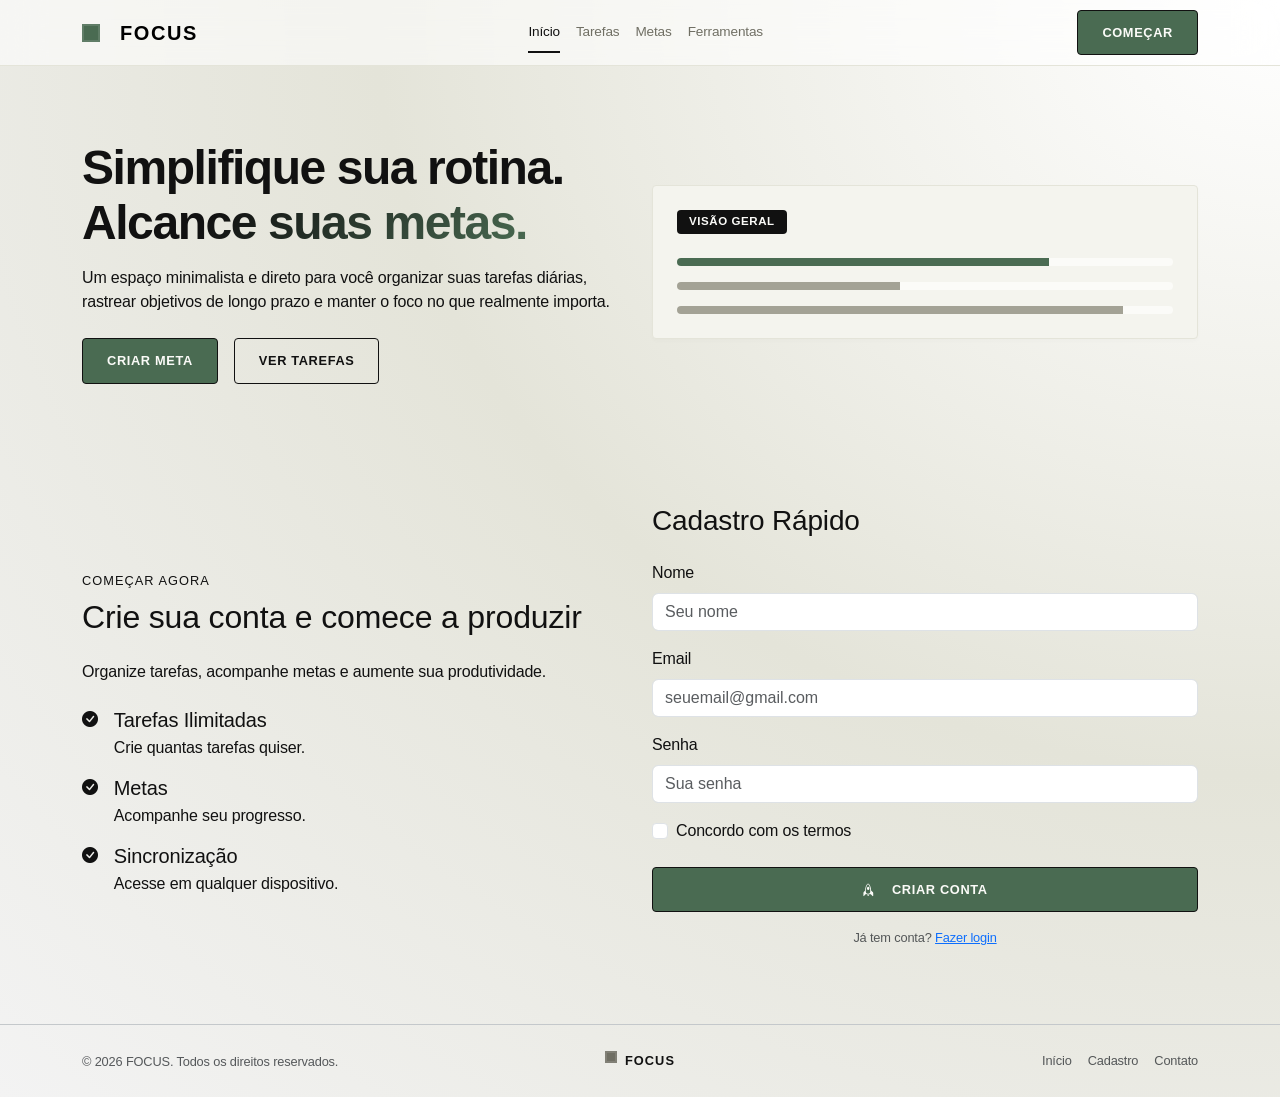
<file: index.html>
<!DOCTYPE html>
<html lang="pt-BR">

<head>
    <meta charset="UTF-8">
    <meta name="viewport" content="width=device-width, initial-scale=1.0">
    <title>Focus - Tarefas e Metas Pessoais</title>

    <link rel="preconnect" href="https://fonts.googleapis.com">
    <link rel="preconnect" href="https://fonts.gstatic.com" crossorigin>
    <link href="https://fonts.googleapis.com/css2?family=Inter:wght@400;500;600;700;800&display=swap" rel="stylesheet">

    <link href="https://cdn.jsdelivr.net/npm/bootstrap@5.3.2/dist/css/bootstrap.min.css" rel="stylesheet">

    <link href="https://cdn.jsdelivr.net/npm/bootstrap-icons@1.11.1/font/bootstrap-icons.css" rel="stylesheet">


    <link rel="stylesheet" href="./home/home.css">
</head>

<body>

    <nav class="navbar navbar-expand-lg navbar-dark fixed-top custom-navbar">
        <div class="container">
            <a class="navbar-brand d-flex align-items-center" href="#inicio">
                <div class="logo-icon me-2"></div>
                <span class="fw-bold tracking-wider text-black">FOCUS</span>
            </a>

            <button style="background-color:#4a6b52;" class="navbar-toggler border-0" type="button"
                data-bs-toggle="collapse" data-bs-target="#navbarNav">
                <span class="navbar-toggler-icon"></span>
            </button>
            <div class="collapse navbar-collapse" id="navbarNav">
                <ul class="navbar-nav mx-auto">
                    <li class="nav-item"><a class="nav-link active" href="#inicio">Início</a></li>
                    <li class="nav-item"><a class="nav-link" href="#tarefas">Tarefas</a></li>
                    <li class="nav-item"><a class="nav-link" href="#metas">Metas</a></li>
                    <li class="nav-item"><a class="nav-link" href="#ferramentas">Ferramentas</a></li>
                </ul>
                <div class="d-flex mt-3 mt-lg-0">
                    <a href="#cadastro" class="btn btn-premium btn-sm px-4 w-100 w-lg-auto">Começar</a>
                </div>
            </div>
        </div>
    </nav>
    <!-- SEÇÃO HOME -->
    <section id="inicio" class="hero-section d-flex align-items-center">
        <div class="container">
            <div class="row align-items-center gy-5">
                <div class="col-lg-6 scroll-reveal">
                    <h1 class="hero-title mb-3">Simplifique sua rotina. <br><span class="text-gradient">Alcance suas
                            metas.</span></h1>
                    <p class="hero-subtitle mb-4">Um espaço minimalista e direto para você organizar suas tarefas
                        diárias, rastrear objetivos de longo prazo e manter o foco no que realmente importa.</p>
                    <div class="d-flex gap-3">
                        <a href="#cadastro" class="btn btn-premium px-4 py-2">Criar Meta</a>
                        <a href="#tarefas" class="btn btn-outline-custom px-4 py-2">Ver Tarefas</a>
                    </div>
                </div>
                <div class="col-lg-6 scroll-reveal">
                    <div class="dashboard-preview p-4">
                        <div class="d-flex justify-content-between align-items-center mb-4">
                            <span class="badge bg-purple-soft">Visão Geral</span>
                            <div class="dots-actions d-flex gap-1">
                                <span class="dot"></span><span class="dot"></span><span class="dot"></span>
                            </div>
                        </div>
                        <div class="preview-row mb-3">
                            <div class="preview-bar visual-glow" style="width: 75%;"></div>
                        </div>
                        <div class="preview-row mb-3">
                            <div class="preview-bar" style="width: 45%;"></div>
                        </div>
                        <div class="preview-row">
                            <div class="preview-bar" style="width: 90%;"></div>
                        </div>
                    </div>
                </div>
            </div>
        </div>
    </section>
    <!-- SEÇÃO CADASTRO -->
    <section id="cadastro" class="section-spacing cadastro-section">
        <div class="container">
            <div class="row align-items-center gy-5">
                <!-- Informações -->
                <div class="col-lg-6 scroll-reveal">
                    <span class="text-uppercase tracking-wider text-cyan font-sm d-block mb-2">
                        Começar Agora
                    </span>
                    <h2 class="section-title mb-4">
                        Crie sua conta e comece a produzir
                    </h2>
                    <p class="cadastro-subtitle mb-4">
                        Organize tarefas, acompanhe metas e aumente sua produtividade.
                    </p>
                    <div class="benefits-list">
                        <div class="benefit-item d-flex gap-3 mb-3">
                            <i class="bi bi-check-circle-fill text-cyan"></i>
                            <div>
                                <h5 class="mb-1">Tarefas Ilimitadas</h5>
                                <p class="mb-0">Crie quantas tarefas quiser.</p>
                            </div>
                        </div>
                        <div class="benefit-item d-flex gap-3 mb-3">
                            <i class="bi bi-check-circle-fill text-purple"></i>
                            <div>
                                <h5 class="mb-1">Metas</h5>
                                <p class="mb-0">Acompanhe seu progresso.</p>
                            </div>
                        </div>
                        <div class="benefit-item d-flex gap-3">
                            <i class="bi bi-check-circle-fill text-cyan"></i>
                            <div>
                                <h5 class="mb-1">Sincronização</h5>
                                <p class="mb-0">Acesse em qualquer dispositivo.</p>
                            </div>
                        </div>
                    </div>
                </div>
                <!-- Formulário -->
                <div class="col-lg-6 scroll-reveal">
                    <div class="cadastro-form-container">
                        <div class="cadastro-form">
                            <h3 class="form-title mb-4">
                                Cadastro Rápido
                            </h3>
                            <div class="form-group mb-3">
                                <label class="form-label">Nome</label>
                                <input type="text" class="form-control form-control-custom" id="name"
                                    placeholder="Seu nome">
                            </div>
                            <div class="form-group mb-3">
                                <label class="form-label">Email</label>
                                <input type="email" class="form-control form-control-custom" id="email"
                                    placeholder="seuemail@gmail.com">
                            </div>
                            <div class="form-group mb-3">
                                <label class="form-label">Senha</label>
                                <div class="input-group">
                                    <input style="color: white;" type="password"
                                        class="form-control form-control-custom" id="senha" placeholder="Sua senha">
                                </div>
                            </div>
                            <div class="form-check mb-4">
                                <input class="form-check-input" type="checkbox">

                                <label class="form-check-label">
                                    Concordo com os termos
                                </label>
                            </div>
                            <button onclick="cadastrar()" class="btn btn-premium w-100 py-2 mb-3">
                                <i class="bi bi-rocket me-2"></i>
                                Criar Conta
                            </button>
                            <p class="text-center text-muted font-sm">
                                Já tem conta?
                                <a href="./pages/login.html" class="link-highlight">
                                    Fazer login
                                </a>
                            </p>
                        </div>
                    </div>
                </div>
            </div>
        </div>
    </section>

    <!-- RODAPÉ -->
    <footer class="py-4 border-top border-secondary-subtle">
        <div class="container">
            <div class="row align-items-center gy-3">
                <div class="col-md-4 text-center text-md-start">
                    <span class="font-sm text-muted">&copy; 2026 FOCUS. Todos os direitos reservados.</span>
                </div>
                <div class="col-md-4 text-center">
                    <div class="d-flex justify-content-center gap-2">
                        <div class="logo-icon logo-sm"></div>
                        <span class="fw-bold font-sm tracking-wider">FOCUS</span>
                    </div>
                </div>
                <div class="col-md-4 text-center text-md-end">
                    <div class="footer-links d-flex justify-content-center justify-content-md-end gap-3">
                        <a href="#inicio" class="font-sm text-muted text-decoration-none">Início</a>
                        <a href="#cadastro" class="font-sm text-muted text-decoration-none">Cadastro</a>
                        <a href="#contato" class="font-sm text-muted text-decoration-none">Contato</a>
                    </div>
                </div>
            </div>
        </div>
    </footer>
    <!-- ALERTA -->
    <div style="display: none;" class="custom-alert alert-success-custom" id="alertBox">

        <div class="d-flex align-items-center gap-3">
            <i class="bi bi-check-circle-fill"></i>

            <div>
                <h6 class="mb-1">Conta criada com sucesso.</h6>
                <p class="mb-0">Vamos te direcionar para o login principal!</p>
            </div>
        </div>

        <button class="btn-close-alert" onclick="fecharAlert()">
            <i class="bi bi-x-lg"></i>
        </button>

    </div>

    <!-- ALERTA ERRO -->
    <div style="display: none;" class="custom-alert alert-error-custom" id="alertErro">

        <div class="d-flex align-items-center gap-3">
            <i class="bi bi-x-circle-fill"></i>

            <div>
                <h6 class="mb-1">Erro</h6>
                <p class="mb-0">Preencha todas as Informações por gentileza.
                </p>
            </div>
        </div>

        <button class="btn-close-alert" onclick="fecharErro()">
            <i class="bi bi-x-lg"></i>
        </button>

    </div>
    <script src="https://cdn.jsdelivr.net/npm/bootstrap@5.3.2/dist/js/bootstrap.bundle.min.js"></script>
    <script src="script.js"></script>

</body>

</html>
</file>
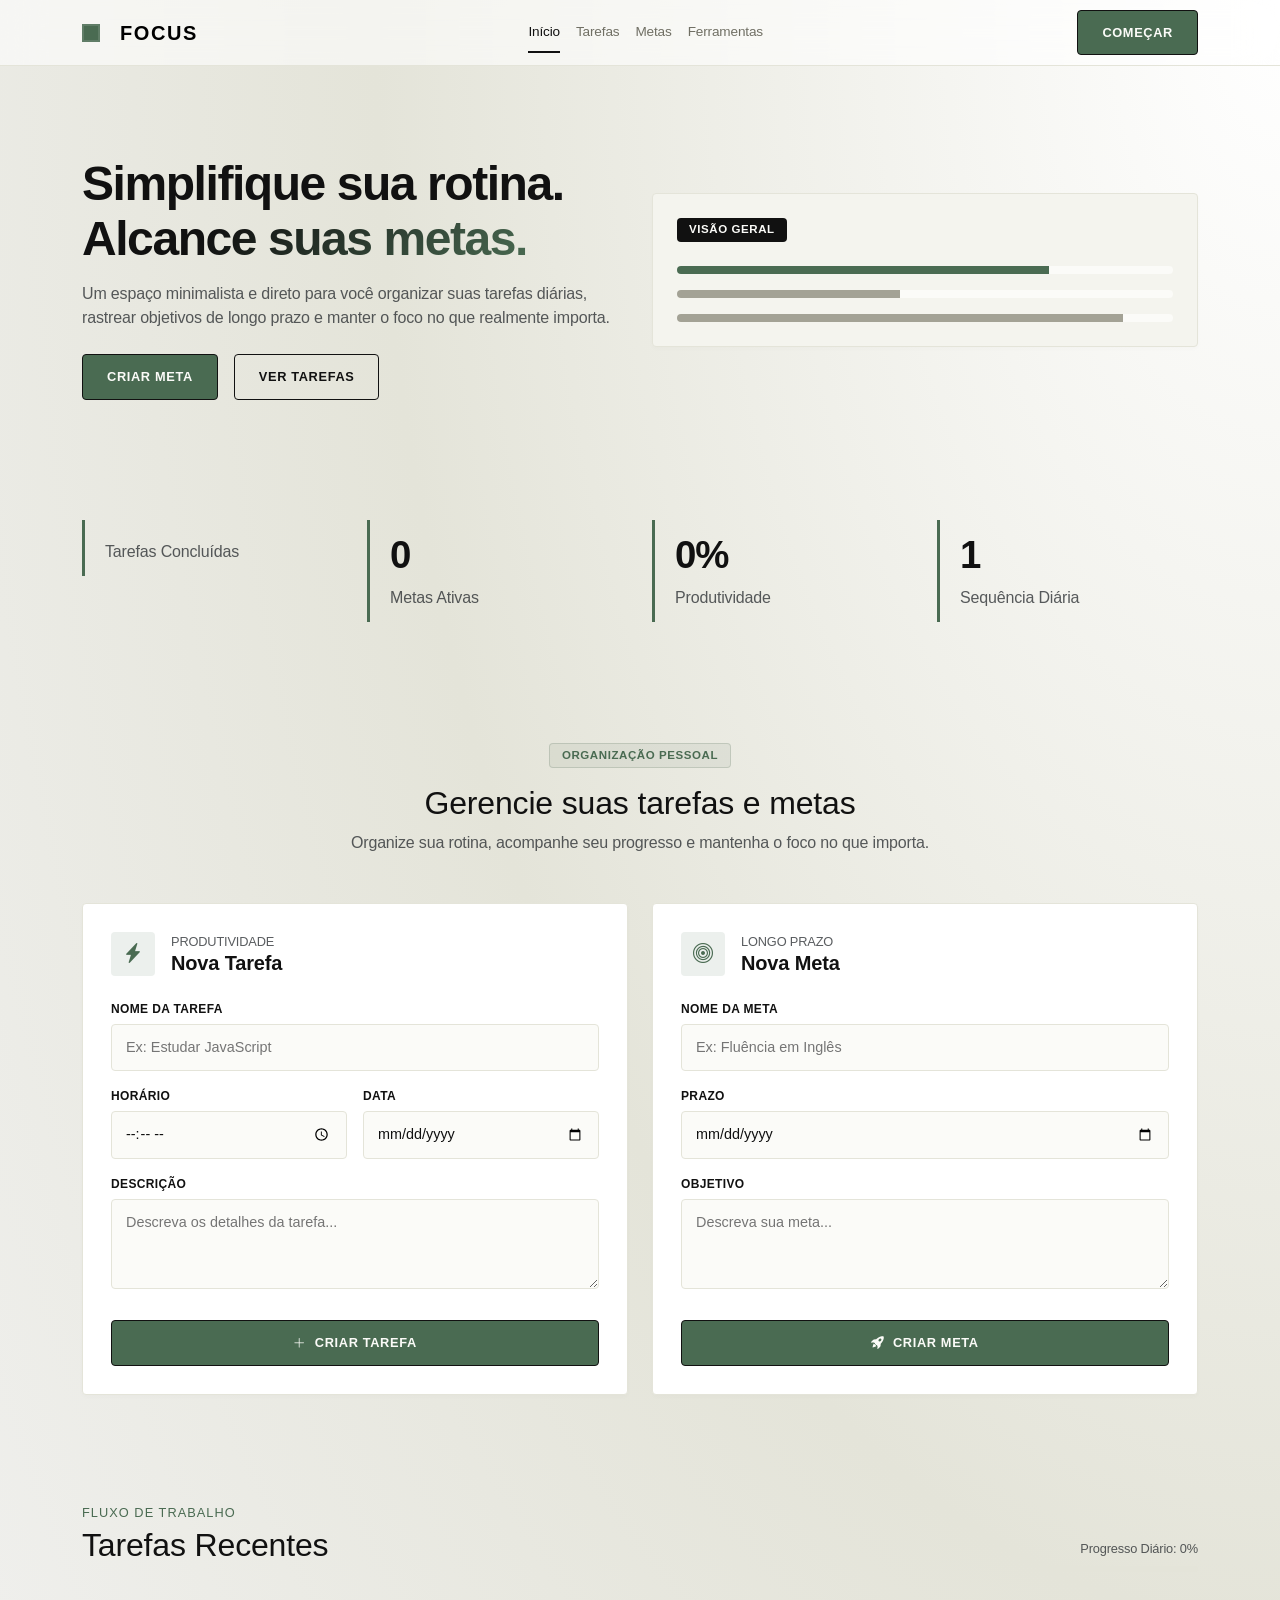
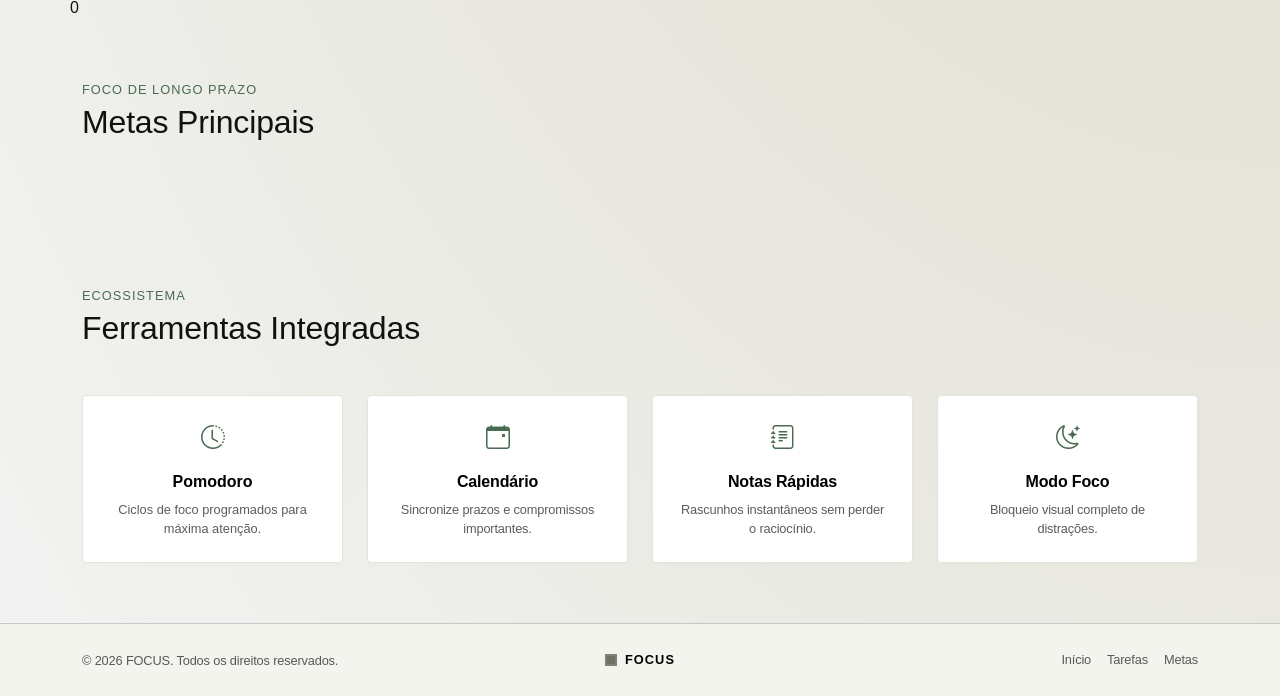
<file: home/home.html>
<!DOCTYPE html>
<html lang="pt-BR">

<head>
    <meta charset="UTF-8">
    <meta name="viewport" content="width=device-width, initial-scale=1.0">
    <title>Focus - Tarefas e Metas Pessoais</title>

    <link rel="preconnect" href="https://fonts.googleapis.com">
    <link rel="preconnect" href="https://fonts.gstatic.com" crossorigin>
    <link href="https://fonts.googleapis.com/css2?family=Inter:wght@400;500;600;700;800&display=swap" rel="stylesheet">

    <link href="https://cdn.jsdelivr.net/npm/bootstrap@5.3.2/dist/css/bootstrap.min.css" rel="stylesheet">
    <link rel="stylesheet" href="https://cdnjs.cloudflare.com/ajax/libs/font-awesome/6.5.1/css/all.min.css">
    <link href="https://cdn.jsdelivr.net/npm/bootstrap-icons@1.11.1/font/bootstrap-icons.css" rel="stylesheet">

    <link rel="stylesheet" href="home.css">
</head>

<body>

    <nav class="navbar navbar-expand-lg navbar-dark fixed-top custom-navbar">
        <div class="container">
            <a class="navbar-brand" href="#inicio">
                <div class="logo-icon me-2"></div>
                <span class="fw-bold tracking-wider text-black">FOCUS</span>
            </a>
            <button class="navbar-toggler border-0" type="button" data-bs-toggle="collapse" data-bs-target="#navbarNav"
                style="background-color: var(--brand-moss);">
                <span class="navbar-toggler-icon"></span>
            </button>
            <div class="collapse navbar-collapse" id="navbarNav">
                <ul class="navbar-nav mx-auto">
                    <li class="nav-item"><a class="nav-link active" href="#inicio">Início</a></li>
                    <li class="nav-item"><a class="nav-link" href="#tarefas">Tarefas</a></li>
                    <li class="nav-item"><a class="nav-link" href="#metasSection">Metas</a></li>
                    <li class="nav-item"><a class="nav-link" href="#ferramentas">Ferramentas</a></li>
                </ul>
                <div class="d-flex mt-3 mt-lg-0">
                    <a href="#tarefas" class="btn btn-premium btn-sm px-4 w-100 w-lg-auto">Começar</a>
                </div>
            </div>
        </div>
    </nav>

    <section id="inicio" class="hero-section d-flex align-items-center">
        <div class="container">
            <div class="row align-items-center gy-5">
                <div class="col-lg-6 scroll-reveal">
                    <p class="welcome-message mb-3 id=" welcomeMessage"
                        style="font-size: 1.1rem; color: var(--brand-moss); font-weight: 500;"></p>
                    <h1 class="hero-title mb-3" id="heroTitle">Simplifique sua rotina. <br><span
                            class="text-gradient">Alcance suas metas.</span></h1>
                    <p class="hero-subtitle mb-4 text-muted">Um espaço minimalista e direto para você organizar suas
                        tarefas diárias, rastrear objetivos de longo prazo e manter o foco no que realmente importa.</p>
                    <div class="d-flex gap-3">
                        <a href="#metasSection" class="btn btn-premium px-4 py-2">Criar Meta</a>
                        <a href="#tarefas" class="btn btn-outline-custom px-4 py-2">Ver Tarefas</a>
                    </div>
                </div>
                <div class="col-lg-6 scroll-reveal">
                    <div class="dashboard-preview p-4">
                        <div class="d-flex justify-content-between align-items-center mb-4">
                            <span class="badge bg-purple-soft">Visão Geral</span>
                            <div class="dots-actions d-flex gap-1">
                                <span class="dot"></span><span class="dot"></span><span class="dot"></span>
                            </div>
                        </div>
                        <div class="preview-row mb-3">
                            <div class="preview-bar visual-glow" style="width: 75%;"></div>
                        </div>
                        <div class="preview-row mb-3">
                            <div class="preview-bar" style="width: 45%;"></div>
                        </div>
                        <div class="preview-row">
                            <div class="preview-bar" style="width: 90%;"></div>
                        </div>
                    </div>
                </div>
            </div>
        </div>
    </section>

    <section class="section-spacing">
        <div class="container">
            <div class="row g-4">
                <div class="col-6 col-md-3 scroll-reveal">
                    <div class="stat-card p-4">
                        <h3 class="stat-number text-gradient" id="TarefasConcluidas">0</h3>
                        <p class="stat-label mb-0 text-muted">Tarefas Concluídas</p>
                    </div>
                </div>
                <div class="col-6 col-md-3 scroll-reveal">
                    <div class="stat-card p-4">
                        <h3 class="stat-number text-gradient" id="Metas">0</h3>
                        <p class="stat-label mb-0 text-muted">Metas Ativas</p>
                    </div>
                </div>
                <div class="col-6 col-md-3 scroll-reveal">
                    <div class="stat-card p-4">
                        <h3 class="stat-number text-gradient" id="Produtividade">0%</h3>
                        <p class="stat-label mb-0 text-muted">Produtividade</p>
                    </div>
                </div>
                <div class="col-6 col-md-3 scroll-reveal">
                    <div class="stat-card p-4">
                        <h3 class="stat-number text-gradient" id="SequenciaDiaria">0</h3>
                        <p class="stat-label mb-0 text-muted">Sequência Diária</p>
                    </div>
                </div>
            </div>
        </div>
    </section>

    <section id="tarefas" class="section-spacing">
        <div class="container">
            <div class="text-center mb-5 scroll-reveal">
                <span class="badge rounded-pill custom-badge px-4 py-2 mb-3">ORGANIZAÇÃO PESSOAL</span>
                <h2 class="section-title">Gerencie suas tarefas e metas</h2>
                <p class="section-subtitle text-muted">Organize sua rotina, acompanhe seu progresso e mantenha o foco no
                    que importa.</p>
            </div>

            <div class="row g-4 align-items-stretch">
                <div class="col-lg-6 scroll-reveal">
                    <div class="modern-form-card task-card h-100">
                        <div class="form-header d-flex gap-3 align-items-center">
                            <div class="form-icon"><i class="bi bi-lightning-charge-fill"></i></div>
                            <div>
                                <span class="form-mini-text text-muted font-sm d-block">PRODUTIVIDADE</span>
                                <h3 class="modern-form-title m-0 h5 fw-bold">Nova Tarefa</h3>
                            </div>
                        </div>
                        <div class="mt-4">
                            <div class="mb-3">
                                <label class="form-label-modern">Nome da tarefa</label>
                                <input type="text" class="modern-input w-100" id="nomeT"
                                    placeholder="Ex: Estudar JavaScript" autocomplete="off">
                            </div>
                            <div class="row g-3">
                                <div class="col-md-6">
                                    <label class="form-label-modern">Horário</label>
                                    <input type="time" class="modern-input w-100" id="horaT">
                                </div>
                                <div class="col-md-6">
                                    <label class="form-label-modern">Data</label>
                                    <input type="date" class="modern-input w-100" id="dataT">
                                </div>
                            </div>
                            <div class="mt-3">
                                <label class="form-label-modern">Descrição</label>
                                <textarea class="modern-input w-100" id="bioT" rows="3"
                                    placeholder="Descreva os detalhes da tarefa..."></textarea>
                            </div>
                            <button onclick="criarTarefa()" class="btn-premium mt-4 w-100">
                                <i class="bi bi-plus-lg"></i> Criar Tarefa
                            </button>
                        </div>
                    </div>
                </div>

                <div class="col-lg-6 scroll-reveal">
                    <div class="modern-form-card goal-card h-100">
                        <div class="form-header d-flex gap-3 align-items-center">
                            <div class="form-icon"><i class="bi bi-bullseye"></i></div>
                            <div>
                                <span class="form-mini-text text-muted font-sm d-block">LONGO PRAZO</span>
                                <h3 class="modern-form-title m-0 h5 fw-bold">Nova Meta</h3>
                            </div>
                        </div>
                        <div class="mt-4">
                            <div class="mb-3">
                                <label class="form-label-modern">Nome da meta</label>
                                <input type="text" class="modern-input w-100" id="metasName"
                                    placeholder="Ex: Fluência em Inglês" autocomplete="off">
                            </div>
                            <div class="mb-3">
                                <label class="form-label-modern">Prazo</label>
                                <input type="date" class="modern-input w-100" id="metaTemp">
                            </div>
                            <div>
                                <label class="form-label-modern">Objetivo</label>
                                <textarea class="modern-input w-100" id="metasObjective" rows="3"
                                    placeholder="Descreva sua meta..."></textarea>
                            </div>
                            <button onclick="criarMeta()" class="btn-premium mt-4 w-100">
                                <i class="bi bi-rocket-takeoff-fill"></i> Criar Meta
                            </button>
                        </div>
                    </div>
                </div>
            </div>
        </div>
    </section>

    <div class="container mt-5">
        <div class="d-flex justify-content-between align-items-end mb-5 scroll-reveal">
            <div>
                <span class="text-uppercase tracking-wider font-sm d-block" style="color: var(--brand-moss);">Fluxo de
                    Trabalho</span>
                <h2 class="section-title mt-1" id="recentTasksTitle">Tarefas Recentes</h2>
                <p class="task-section-message mt-2 mb-0 text-muted" id="taskSectionMessage"
                    style="font-size: 0.95rem;"></p>
            </div>
            <div class="progress-container text-end d-none d-sm-block">
                <span class="font-sm text-muted mb-2 d-block" id="dailyProgressText">Progresso Diário: 0%</span>
                <div class="progress custom-progress" style="width: 150px; height: 6px;">
                    <div class="progress-bar custom-bg-cyan" role="progressbar" id="dailyProgressBar" style="width: 0%">
                    </div>
                </div>
            </div>
        </div>

        <div class="row g-4" id="tasksR"></div>
    </div>

    <section id="metasSection" class="section-spacing">
        <div class="container">
            <div class="mb-5 scroll-reveal">
                <span class="text-uppercase tracking-wider font-sm d-block" style="color: var(--brand-moss);">Foco de
                    Longo Prazo</span>
                <h2 class="section-title mt-1" id="goalsTitle">Metas Principais</h2>
                <p class="goals-message mt-2 mb-0 text-muted" id="goalsMessage" style="font-size: 0.95rem;"></p>
            </div>

            <div class="row g-4" id="metasContainer"></div>
        </div>
    </section>

    <section id="ferramentas" class="section-spacing">
        <div class="container">
            <div class="mb-5 scroll-reveal">
                <span class="text-uppercase tracking-wider font-sm d-block"
                    style="color: var(--brand-moss);">Ecossistema</span>
                <h2 class="section-title mt-1">Ferramentas Integradas</h2>
            </div>

            <div class="row g-4">
                <div class="col-md-6 col-lg-3 scroll-reveal">
                    <button onclick="openMetodPomodoro()" class="tool-card p-4 text-center btn border-0 w-100 h-100">
                        <div class="tool-icon mb-3 mx-auto" style="color: var(--brand-moss); font-size: 1.5rem;">
                            <i class="bi bi-clock-history"></i>
                        </div>
                        <h5 class="text-black h6 fw-bold">Pomodoro</h5>
                        <p class="text-muted font-sm mb-0">Ciclos de foco programados para máxima atenção.</p>
                    </button>
                </div>
                <div class="col-md-6 col-lg-3 scroll-reveal">
                    <div class="tool-card p-4 text-center h-100">
                        <div class="tool-icon mb-3 mx-auto" style="color: var(--brand-moss); font-size: 1.5rem;">
                            <i class="bi bi-calendar-event"></i>
                        </div>
                        <h5 class="text-black h6 fw-bold">Calendário</h5>
                        <p class="text-muted font-sm mb-0">Sincronize prazos e compromissos importantes.</p>
                    </div>
                </div>
                <div class="col-md-6 col-lg-3 scroll-reveal">
                    <div class="tool-card p-4 text-center h-100">
                        <div class="tool-icon mb-3 mx-auto" style="color: var(--brand-moss); font-size: 1.5rem;">
                            <i class="bi bi-journal-text"></i>
                        </div>
                        <h5 class="text-black h6 fw-bold">Notas Rápidas</h5>
                        <p class="text-muted font-sm mb-0">Rascunhos instantâneos sem perder o raciocínio.</p>
                    </div>
                </div>
                <div class="col-md-6 col-lg-3 scroll-reveal">
                    <div class="tool-card p-4 text-center h-100">
                        <div class="tool-icon mb-3 mx-auto" style="color: var(--brand-moss); font-size: 1.5rem;">
                            <i class="bi bi-moon-stars"></i>
                        </div>
                        <h5 class="text-black h6 fw-bold">Modo Foco</h5>
                        <p class="text-muted font-sm mb-0">Bloqueio visual completo de distrações.</p>
                    </div>
                </div>
            </div>
        </div>
    </section>

    <div style="display: none;" class="custom-alert alert-success-custom" id="alertBox">
        <div class="d-flex align-items-center gap-3">
            <i class="bi bi-check-circle-fill" style="color: var(--brand-moss);"></i>
            <div>
                <h6 class="mb-1">Ação realizada com sucesso!</h6>
                <p class="mb-0">Seu painel foi atualizado.</p>
            </div>
        </div>
        <button class="btn-close-alert" onclick="fecharAlert()">
            <i class="bi bi-x-lg"></i>
        </button>
    </div>

    <div style="display: none;" class="custom-alert alert-error-custom" id="alertErro">
        <div class="d-flex align-items-center gap-3">
            <i class="bi bi-x-circle-fill" style="color: #a74a4a;"></i>
            <div>
                <h6 class="mb-1">Campos inválidos.</h6>
                <p class="mb-0">Preencha todas as informações. Tente novamente.</p>
            </div>
        </div>
        <button class="btn-close-alert" onclick="fecharErro()">
            <i class="bi bi-x-lg"></i>
        </button>
    </div>

    <div style="display: none;" class="pomodoro-popup" id="pomodoroPopup">
        <div class="pomodoro-popup__icon mb-2" style="font-size: 1.5rem; color: var(--brand-moss);">
            <i class="fa-solid fa-clock"></i>
        </div>
        <div class="pomodoro-popup__content">
            <span class="pomodoro-popup__label">MÉTODO POMODORO</span>
            <h3 class="pomodoro-popup__title h5 fw-bold mt-2">Hora de focar</h3>
            <p class="pomodoro-popup__timer" id="pomodoroTimer">25:00</p>
            <div class="pomodoro-popup__actions">
                <button class="pomodoro-btn start-btn" onclick="startMetod()">
                    <i class="fa-solid fa-play"></i> Começar
                </button>
            </div>
        </div>
        <button class="pomodoro-popup__close" onclick="closeMetodPomodoro()">
            <i class="fa-solid fa-xmark"></i>
        </button>
    </div>

    <div id="mobileNavLinks"></div>

    <footer class="py-4 border-top border-secondary-subtle" style="background-color: var(--bg-card);">
        <div class="container">
            <div class="row align-items-center gy-3">
                <div class="col-md-4 text-center text-md-start">
                    <span class="font-sm text-muted">&copy; 2026 FOCUS. Todos os direitos reservados.</span>
                </div>
                <div class="col-md-4 text-center">
                    <div class="d-flex justify-content-center gap-2 align-items-center">
                        <div class="logo-icon logo-sm"></div>
                        <span class="fw-bold font-sm tracking-wider text-black">FOCUS</span>
                    </div>
                </div>
                <div class="col-md-4 text-center text-md-end">
                    <div class="footer-links d-flex justify-content-center justify-content-md-end gap-3">
                        <a href="#inicio" class="font-sm text-muted text-decoration-none">Início</a>
                        <a href="#tarefas" class="font-sm text-muted text-decoration-none">Tarefas</a>
                        <a href="#metasSection" class="font-sm text-muted text-decoration-none">Metas</a>
                    </div>
                </div>
            </div>
        </div>
    </footer>

    <script src="https://cdn.jsdelivr.net/npm/bootstrap@5.3.2/dist/js/bootstrap.bundle.min.js"></script>
    <script src="home.js"></script>
</body>

</html>
</file>
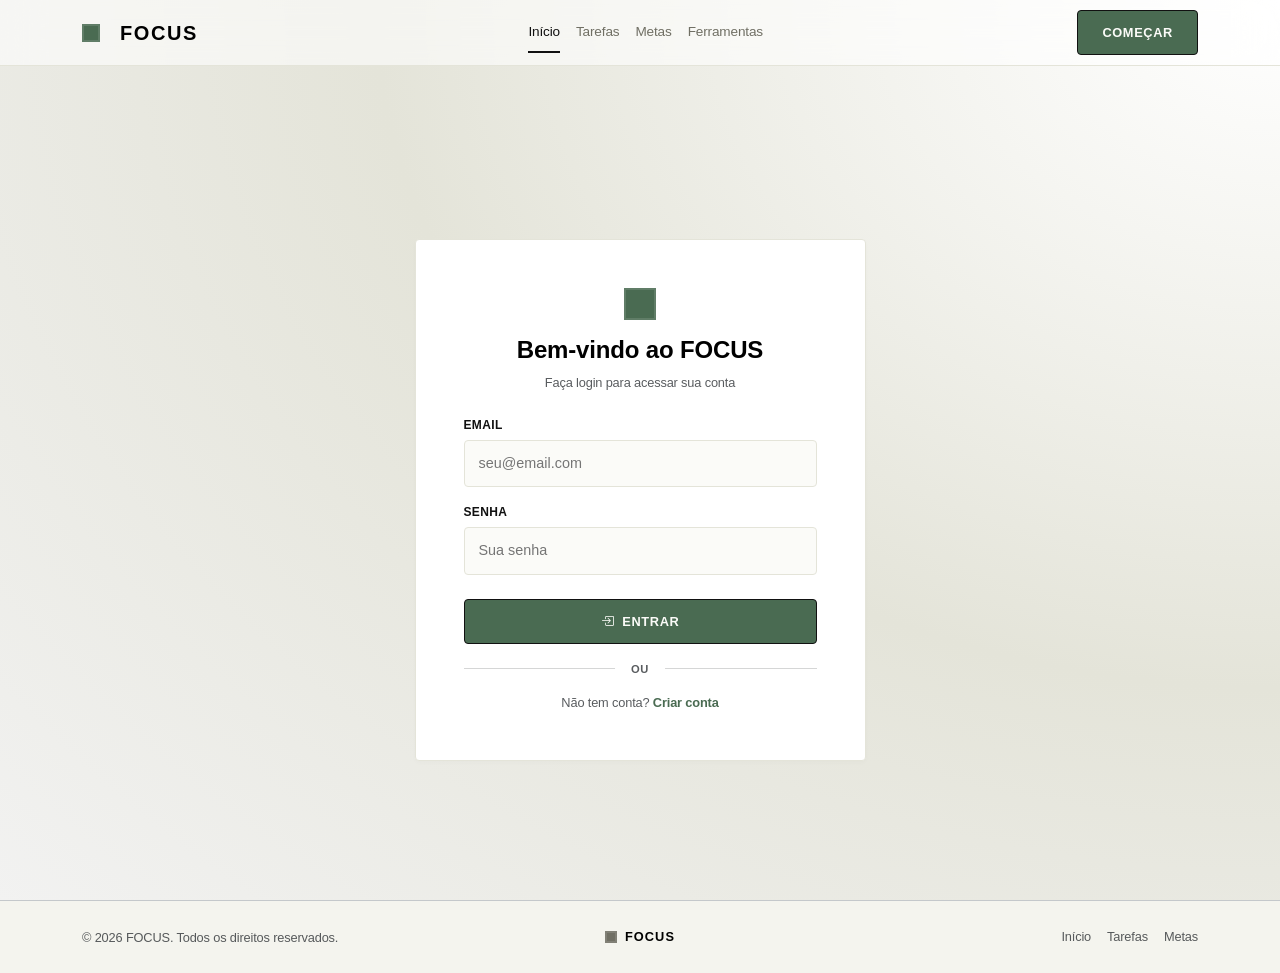
<file: pages/login.html>
<!DOCTYPE html>
<html lang="pt-BR">

<head>
    <meta charset="UTF-8">
    <meta name="viewport" content="width=device-width, initial-scale=1.0">
    <title>Login - Focus</title>

    <link rel="preconnect" href="https://fonts.googleapis.com">
    <link rel="preconnect" href="https://fonts.gstatic.com" crossorigin>
    <link href="https://fonts.googleapis.com/css2?family=Inter:wght@400;500;600;700;800&display=swap" rel="stylesheet">

    <link href="https://cdn.jsdelivr.net/npm/bootstrap@5.3.2/dist/css/bootstrap.min.css" rel="stylesheet">
    <link href="https://cdn.jsdelivr.net/npm/bootstrap-icons@1.11.1/font/bootstrap-icons.css" rel="stylesheet">

    <link rel="stylesheet" href="../css/login.css">
    <link rel="stylesheet" href="../home/home.css">
</head>

<body>

    <nav class="navbar navbar-expand-lg navbar-dark fixed-top custom-navbar">
        <div class="container">
            <a class="navbar-brand d-flex align-items-center" href="#inicio">
                <div class="logo-icon me-2"></div>
                <span class="fw-bold tracking-wider text-black">FOCUS</span>
            </a>
            <button class="navbar-toggler border-0" type="button" data-bs-toggle="collapse" data-bs-target="#navbarNav"
                style="background-color: var(--brand-moss);">
                <span class="navbar-toggler-icon"></span>
            </button>
            <div class="collapse navbar-collapse" id="navbarNav">
                <ul class="navbar-nav mx-auto">
                    <li class="nav-item"><a class="nav-link active" href="#inicio">Início</a></li>
                    <li class="nav-item"><a class="nav-link" href="#tarefas">Tarefas</a></li>
                    <li class="nav-item"><a class="nav-link" href="#metas">Metas</a></li>
                    <li class="nav-item"><a class="nav-link" href="#ferramentas">Ferramentas</a></li>
                </ul>
                <div class="d-flex mt-3 mt-lg-0">
                    <a href="#tarefas" class="btn btn-premium btn-sm px-4 w-100 w-lg-auto">Começar</a>
                </div>
            </div>
        </div>
    </nav>

    <section class="login-section d-flex align-items-center justify-content-center"
        style="min-height: calc(100vh - 100px); padding: 40px 0;">
        <div class="container">
            <div class="row justify-content-center">
                <div class="col-lg-5 col-md-7 col-sm-10">
                    <div class="scroll-reveal visible">
                        <div class="modern-form-card p-4 p-sm-5">
                            <div class="login-form">

                                <div class="text-center mb-4">
                                    <div class="logo-icon mb-3 mx-auto" style="width: 32px; height: 32px;"></div>
                                    <h2 class="h4 fw-bold mb-2 text-black">Bem-vindo ao FOCUS</h2>
                                    <p class="text-muted font-sm mb-0">Faça login para acessar sua conta</p>
                                </div>

                                <div class="form-group mb-3">
                                    <label class="form-label-modern">Email</label>
                                    <input type="email" class="modern-input w-100" id="email"
                                        placeholder="seu@email.com" autocomplete="email">
                                </div>

                                <div class="form-group mb-4">
                                    <label class="form-label-modern">Senha</label>
                                    <input type="password" class="modern-input w-100" id="senha" placeholder="Sua senha"
                                        autocomplete="current-password">
                                </div>

                                <button onclick="confirmLogin()" class="btn-premium w-100 justify-content-center">
                                    <i class="bi bi-box-arrow-in-right"></i> Entrar
                                </button>

                                <div class="text-center text-muted font-sm my-4 position-relative">
                                    <hr class="my-0 style-muted opacity-25">
                                    <span
                                        class="position-absolute top-50 start-50 translate-middle bg-white px-3 fw-bold"
                                        style="font-size: 0.7rem; letter-spacing: 0.05em;">OU</span>
                                </div>

                                <p class="text-center text-muted font-sm mb-0">
                                    Não tem conta?
                                    <a href="../index.html#cadastro" class="text-decoration-none fw-bold"
                                        style="color: var(--brand-moss);">Criar conta</a>
                                </p>

                            </div>
                        </div>
                    </div>
                </div>
            </div>
        </div>
    </section>

    <div style="display: none;" class="custom-alert alert-success-custom" id="alertBox">
        <div class="d-flex align-items-center gap-3">
            <i class="bi bi-check-circle-fill" style="color: var(--brand-moss);"></i>
            <div class="alert-content">
                <h6>Login realizado com sucesso!</h6>
                <p>Vamos te direcionar para o dashboard.</p>
            </div>
        </div>
        <button class="btn-close-alert" onclick="fecharAlert()">
            <i class="bi bi-x-lg"></i>
        </button>
    </div>

    <div style="display: none;" class="custom-alert alert-error-custom" id="alertErro">
        <div class="d-flex align-items-center gap-3">
            <i class="bi bi-x-circle-fill" style="color: #a74a4a;"></i>
            <div class="alert-content">
                <h6>Erro no login</h6>
                <p>Email ou senha inválidos. Tente novamente.</p>
            </div>
        </div>
        <button class="btn-close-alert" onclick="fecharErro()">
            <i class="bi bi-x-lg"></i>
        </button>
    </div>

    <footer class="py-4 border-top border-secondary-subtle" style="background-color: var(--bg-card);">
        <div class="container">
            <div class="row align-items-center gy-3">
                <div class="col-md-4 text-center text-md-start">
                    <span class="font-sm text-muted">&copy; 2026 FOCUS. Todos os direitos reservados.</span>
                </div>
                <div class="col-md-4 text-center">
                    <div class="d-flex justify-content-center gap-2 align-items-center">
                        <div class="logo-icon logo-sm"></div>
                        <span class="fw-bold font-sm tracking-wider text-black">FOCUS</span>
                    </div>
                </div>
                <div class="col-md-4 text-center text-md-end">
                    <div class="footer-links d-flex justify-content-center justify-content-md-end gap-3">
                        <a href="#inicio" class="font-sm text-muted text-decoration-none">Início</a>
                        <a href="#tarefas" class="font-sm text-muted text-decoration-none">Tarefas</a>
                        <a href="#metas" class="font-sm text-muted text-decoration-none">Metas</a>
                    </div>
                </div>
            </div>
        </div>
    </footer>

    <script src="https://cdn.jsdelivr.net/npm/bootstrap@5.3.2/dist/js/bootstrap.bundle.min.js"></script>
    <script src="../js/login.js"></script>

</body>

</html>
</file>
<file: home/home.css>
:root {
  --bg-app: #fbfbf8;
  --bg-card: #f4f4ee;
  --bg-white: #fff;
  --border-ui: #e4e4d9;
  --border-ui-focus: #000;
  --brand-primary: #111;
  --brand-primary-hover: #2a2a26;
  --brand-moss: #4a6b52;
  --brand-moss-glow: #628c6d;
  --brand-secondary: #706f64;
  --text-main: #111;
  --text-muted: #706f64;
  --text-light: #a3a295;
  --shadow-sm: 0 2px 4px rgba(17, 17, 17, 0.02);
  --shadow-md: 0 8px 20px rgba(17, 17, 17, 0.04);
  --shadow-lg: 0 16px 32px rgba(17, 17, 17, 0.06);
  --transition-subtle: all 0.2s cubic-bezier(0.16, 1, 0.3, 1);
}
* {
  box-sizing: border-box;
  margin: 0;
  padding: 0;
}
body {
  background: radial-gradient(
    ellipse at top right,
    transparent,
    #e4e4d9,
    #f3f3f3
  );
  color: var(--text-main) !important;
  font-family:
    -apple-system, BlinkMacSystemFont, "Segoe UI", Roboto, Helvetica, Arial,
    sans-serif;
  letter-spacing: -0.01em;
  -webkit-font-smoothing: antialiased;
  overflow-x: hidden;
  padding-top: 100px;
}
.section-spacing {
  padding: 60px 0;
}
.text-gradient,
.text-gradient-moss {
  background: linear-gradient(
    135deg,
    var(--brand-primary) 30%,
    var(--brand-moss) 100%
  );
  -webkit-background-clip: text;
  -webkit-text-fill-color: transparent;
  font-weight: 800;
}
.tracking-wider {
  letter-spacing: 0.08em !important;
  text-transform: uppercase;
}
.font-sm {
  font-size: 0.8rem !important;
}
.badge,
.custom-badge,
.custom-badge-moss,
.bg-purple-soft,
.pomodoro-popup__label {
  font-size: 0.72rem !important;
  font-weight: 600 !important;
  padding: 6px 12px !important;
  border-radius: 4px !important;
  text-transform: uppercase !important;
  letter-spacing: 0.05em !important;
  display: inline-flex !important;
  align-items: center;
}
.badge:not(.bg-purple-soft),
.custom-badge,
.custom-badge-moss {
  color: var(--brand-moss) !important;
  background: rgba(74, 107, 82, 0.08) !important;
  border: 1px solid rgba(74, 107, 82, 0.2) !important;
}
.bg-purple-soft {
  color: var(--bg-app) !important;
  background: var(--brand-primary) !important;
  border: none !important;
}
.custom-navbar {
  background-color: rgba(255, 255, 255, 0.594);
  backdrop-filter: blur(20px);
  -webkit-backdrop-filter: blur(20px);
  border-bottom: 1px solid var(--border-ui) !important;
  padding: 10px 0 !important;
  transition: var(--transition-subtle);
}
.navbar-brand {
  display: flex;
  align-items: center;
  gap: 12px;
  padding: 0;
  text-decoration: none !important;
}
.logo-icon {
  width: 18px;
  height: 18px;
  background: var(--brand-moss);
  border-radius: 0 !important;
  box-shadow: inset 0 0 0 2px rgba(255, 255, 255, 0.12);
  position: relative;
  transition: var(--transition-subtle);
}
.navbar-brand:hover .logo-icon {
  transform: rotate(90deg);
  background: var(--brand-primary);
}
.brand-text {
  font-weight: 800;
  font-size: 1.15rem;
  color: var(--brand-primary) !important;
  letter-spacing: 0.08em;
  text-transform: uppercase;
}
.logo-sm {
  width: 12px;
  height: 12px;
  background: var(--brand-secondary);
}
.custom-navbar .nav-link {
  color: var(--text-muted) !important;
  font-size: 0.85rem;
  font-weight: 500;
  transition: var(--transition-subtle);
  position: relative;
}
.custom-navbar .nav-link.active,
.custom-navbar .nav-link:hover {
  color: var(--brand-primary) !important;
}
.custom-navbar .nav-link.active::after {
  content: "";
  position: absolute;
  bottom: -2px;
  left: 8px;
  width: calc(100% - 16px);
  height: 2px;
  background: var(--brand-primary);
}
.btn-outline-custom,
.btn-premium,
.modern-btn,
.pomodoro-btn {
  font-size: 0.8rem !important;
  font-weight: 700 !important;
  border-radius: 4px !important;
  padding: 12px 24px !important;
  transition: var(--transition-subtle) !important;
  text-transform: uppercase;
  letter-spacing: 0.05em;
  display: inline-flex;
  align-items: center;
  justify-content: center;
  gap: 8px;
}
.btn-premium,
.cyan-btn,
.purple-btn,
.start-btn {
  background-color: #4a6b52;
  color: var(--bg-app) !important;
  border: 1px solid var(--brand-primary) !important;
  box-shadow: none !important;
}
.btn-premium:hover,
.cyan-btn:hover,
.purple-btn:hover,
.start-btn:hover {
  background-color: #4a6b52;
  border-color: var(--brand-primary-hover) !important;
  color: var(--bg-white) !important;
  transform: translateY(-1px);
}
.btn-done,
.btn-outline-custom {
  background: transparent !important;
  color: var(--brand-primary) !important;
  border: 1px solid var(--brand-primary) !important;
}
.btn-outline-custom:hover {
  background: var(--brand-primary) !important;
  color: var(--bg-white) !important;
}
#metasContainer button,
#tasksR button {
  background: transparent !important;
  border: 1px solid var(--border-ui) !important;
  color: var(--text-muted) !important;
  font-size: 0.75rem !important;
  font-weight: 600;
  padding: 6px 12px !important;
  border-radius: 4px !important;
  text-transform: uppercase;
  transition: var(--transition-subtle);
}
#metasContainer button:hover,
#tasksR button:hover {
  border-color: var(--brand-primary) !important;
  color: var(--brand-primary) !important;
  background: var(--bg-card) !important;
}
.hero-section {
  padding: 40px 0;
  margin-bottom: 20px;
}
.hero-title {
  font-weight: 800;
  font-size: 3rem;
  color: var(--brand-primary);
  line-height: 1.15;
  margin-bottom: 20px;
  letter-spacing: -0.03em;
}
.dashboard-preview,
.goal-card,
.modern-form-card,
.task-card,
.tool-card {
  background: var(--bg-white) !important;
  border: 1px solid var(--border-ui) !important;
  border-radius: 4px !important;
  padding: 28px;
  box-shadow: var(--shadow-sm);
  transition: var(--transition-subtle);
}
.dashboard-preview {
  background: var(--bg-card) !important;
}
.goal-card:hover,
.modern-form-card:hover,
.task-card:hover,
.tool-card:hover {
  border-color: var(--brand-moss) !important;
  box-shadow: var(--shadow-md);
}
.preview-row {
  height: 8px;
  background: var(--bg-app);
  border-radius: 4px;
  overflow: hidden;
}
.preview-bar {
  height: 100%;
  background: var(--text-light);
}
.custom-bg-cyan,
.preview-bar.visual-glow,
.progress-bar {
  background: var(--brand-moss) !important;
}
.custom-progress {
  background: var(--border-ui) !important;
  border-radius: 2px !important;
}
.stat-card {
  background: transparent !important;
  border-left: 3px solid var(--brand-moss) !important;
  border-top: none !important;
  border-right: none !important;
  border-bottom: none !important;
  border-radius: 0 !important;
  padding: 12px 0 12px 20px !important;
  box-shadow: none !important;
  text-align: left !important;
}
.stat-card:hover {
  padding-left: 26px !important;
  border-left-color: var(--brand-primary) !important;
}
.stat-number {
  font-weight: 800;
  font-size: 2.4rem;
  letter-spacing: -0.03em;
}
.form-icon {
  width: 44px;
  height: 44px;
  background: rgba(74, 107, 82, 0.1) !important;
  border-radius: 4px;
  font-size: 1.25rem;
  color: var(--brand-moss) !important;
  display: flex;
  align-items: center;
  justify-content: center;
}
.form-label-modern {
  font-size: 0.75rem;
  font-weight: 700;
  text-transform: uppercase;
  letter-spacing: 0.03em;
  color: var(--brand-primary);
  margin-bottom: 6px;
  display: block;
}
.modern-input {
  background: var(--bg-app) !important;
  border: 1px solid var(--border-ui) !important;
  border-radius: 4px !important;
  color: var(--brand-primary) !important;
  padding: 12px 14px;
  font-size: 0.9rem;
  transition: var(--transition-subtle);
}
.modern-input:focus {
  border-color: var(--brand-primary) !important;
  box-shadow: none !important;
  outline: none;
}
.custom-alert {
  position: fixed;
  bottom: 24px;
  right: 24px;
  background: var(--bg-white) !important;
  color: var(--brand-primary) !important;
  border-top: none !important;
  border-right: none !important;
  border-bottom: none !important;
  border-left: 4px solid var(--brand-moss) !important;
  border-radius: 2px !important;
  padding: 16px 20px;
  box-shadow:
    0 10px 30px rgba(17, 17, 17, 0.08),
    0 1px 3px rgba(17, 17, 17, 0.02);
  z-index: 1060;
  display: flex;
  align-items: center;
  justify-content: space-between;
  gap: 20px;
  min-width: 320px;
  max-width: 420px;
  animation: alertSlideIn 0.3s cubic-bezier(0.16, 1, 0.3, 1) forwards;
}
.alert-error-custom {
  background: var(--bg-white) !important;
  border-left: 4px solid #a74a4a !important;
}
.alert-content {
  display: flex;
  flex-direction: column;
  gap: 2px;
}
.alert-content h6 {
  color: var(--brand-primary);
  font-weight: 700;
  text-transform: uppercase;
  letter-spacing: 0.05em;
  font-size: 0.75rem;
  margin: 0;
}
.alert-content p {
  color: var(--text-muted);
  font-size: 0.8rem;
  margin: 0;
  line-height: 1.4;
}
.btn-close-alert {
  background: transparent !important;
  border: none !important;
  color: var(--text-light) !important;
  font-size: 1rem !important;
  padding: 4px !important;
  cursor: pointer;
  transition: var(--transition-subtle);
  display: flex;
  align-items: center;
  justify-content: center;
}
.btn-close-alert:hover {
  color: var(--brand-primary) !important;
  transform: scale(1.1);
}
@keyframes alertSlideIn {
  from {
    opacity: 0;
    transform: translateY(12px) scale(0.98);
  }
  to {
    opacity: 1;
    transform: translateY(0) scale(1);
  }
}
.pomodoro-popup {
  position: fixed !important;
  top: 50% !important;
  left: 50% !important;
  transform: translate(-50%, -50%) !important;
  background: var(--bg-app) !important;
  border: 2px solid var(--brand-primary) !important;
  border-radius: 4px !important;
  box-shadow: var(--shadow-lg) !important;
  padding: 40px !important;
  z-index: 9999 !important;
  width: 90% !important;
  max-width: 450px !important;
  flex-direction: column;
  align-items: center;
  justify-content: center;
}
.pomodoro-popup__content {
  text-align: center;
  width: 100%;
}
.pomodoro-popup__timer {
  font-size: 4.5rem;
  font-weight: 800;
  font-family: monospace;
  color: var(--brand-primary);
  letter-spacing: -0.02em;
  margin: 20px 0;
}
.pomodoro-popup__close {
  position: absolute;
  top: 15px;
  right: 15px;
  background: transparent;
  border: none;
  color: var(--text-muted);
  font-size: 1.25rem;
  cursor: pointer;
  transition: var(--transition-subtle);
}
.pomodoro-popup__close:hover {
  color: var(--brand-primary);
}
@media (max-width: 991.98px) {
  .hero-title {
    font-size: 2.2rem;
  }
}
</file>
<file: css/login.css>
/* ==========================================================================
   APENAS LOGO & ALERTAS (VERSÃO ULTRA REDUZIDA PARA ADICIONAR AO ORIGINAL)
   ========================================================================== */

/* Caixa geométrica minimalista aprimorada para a logo */
.logo-icon {
  width: 18px;
  height: 18px;
  background: var(--brand-moss);
  border-radius: 0px !important;
  box-shadow: inset 0 0 0 2px rgba(255, 255, 255, 0.12);
  position: relative;
  transition: var(--transition-subtle);
}

/* Efeito magnético de rotação ao passar o mouse na Navbar */
.navbar-brand:hover .logo-icon,
.navbar-brand:hover .logo-icon-lg {
  transform: rotate(90deg) scale(1.05);
  box-shadow: 0 0 20px rgba(92, 246, 95, 0.6);
}

/* --- ALERTAS FLUTUANTES MINIMALISTAS (GLOW DARK) --- */
.custom-alert {
  position: fixed;
  top: 20px;
  right: 20px;
  background: #0f141c !important; /* Fundo escuro profundo para contraste absoluto */
  border-radius: 4px !important; /* Formato de tag limpo */
  padding: 16px 20px;

  /* Remove as bordas padrão e adiciona uma linha fina neon na esquerda */
  border-top: none !important;
  border-right: none !important;
  border-bottom: none !important;

  /* Sombra cirúrgica com o fundo */
  box-shadow:
    0 10px 40px rgba(0, 0, 0, 0.5),
    0 1px 3px rgba(0, 0, 0, 0.2);
  z-index: 1060;

  display: flex;
  align-items: center;
  justify-content: space-between;
  gap: 16px;
  min-width: 320px;
  max-width: 400px;

  animation: alertSlideIn 0.3s cubic-bezier(0.16, 1, 0.3, 1) forwards;
}

/* Indicador e brilho sutil para Sucesso */
.alert-success-custom {
  border-left: 4px solid #22c55e !important;
  color: #f3f4f6 !important; /* Texto claro para leitura premium */
}

/* Indicador e brilho sutil para Erro */
.alert-error-custom {
  border-left: 4px solid #ef4444 !important;
  color: #f3f4f6 !important;
}

/* Organização interna dos textos do Alerta */
.alert-content {
  display: flex;
  flex-direction: column;
  gap: 2px;
}

.alert-content h6 {
  font-weight: 700;
  text-transform: uppercase;
  letter-spacing: 0.05em;
  font-size: 0.75rem;
  margin: 0;
}

.alert-success-custom h6 {
  color: #22c55e;
}
.alert-error-custom h6 {
  color: #ef4444;
}

.alert-content p {
  color: var(--text-muted);
  font-size: 0.8rem;
  margin: 0;
  line-height: 1.4;
}

/* Botão Fechar */
.btn-close-alert {
  background: transparent !important;
  border: none !important;
  color: var(--text-muted) !important;
  font-size: 1rem !important;
  padding: 4px !important;
  cursor: pointer;
  transition: all 0.2s ease;
}

.btn-close-alert:hover {
  color: #ffffff !important;
  transform: scale(1.1);
}

/* Animação de entrada fluida vindo da direita */
@keyframes alertSlideIn {
  from {
    opacity: 0;
    transform: translateX(24px) scale(0.98);
  }
  to {
    opacity: 1;
    transform: translateX(0) scale(1);
  }
}
</file>
